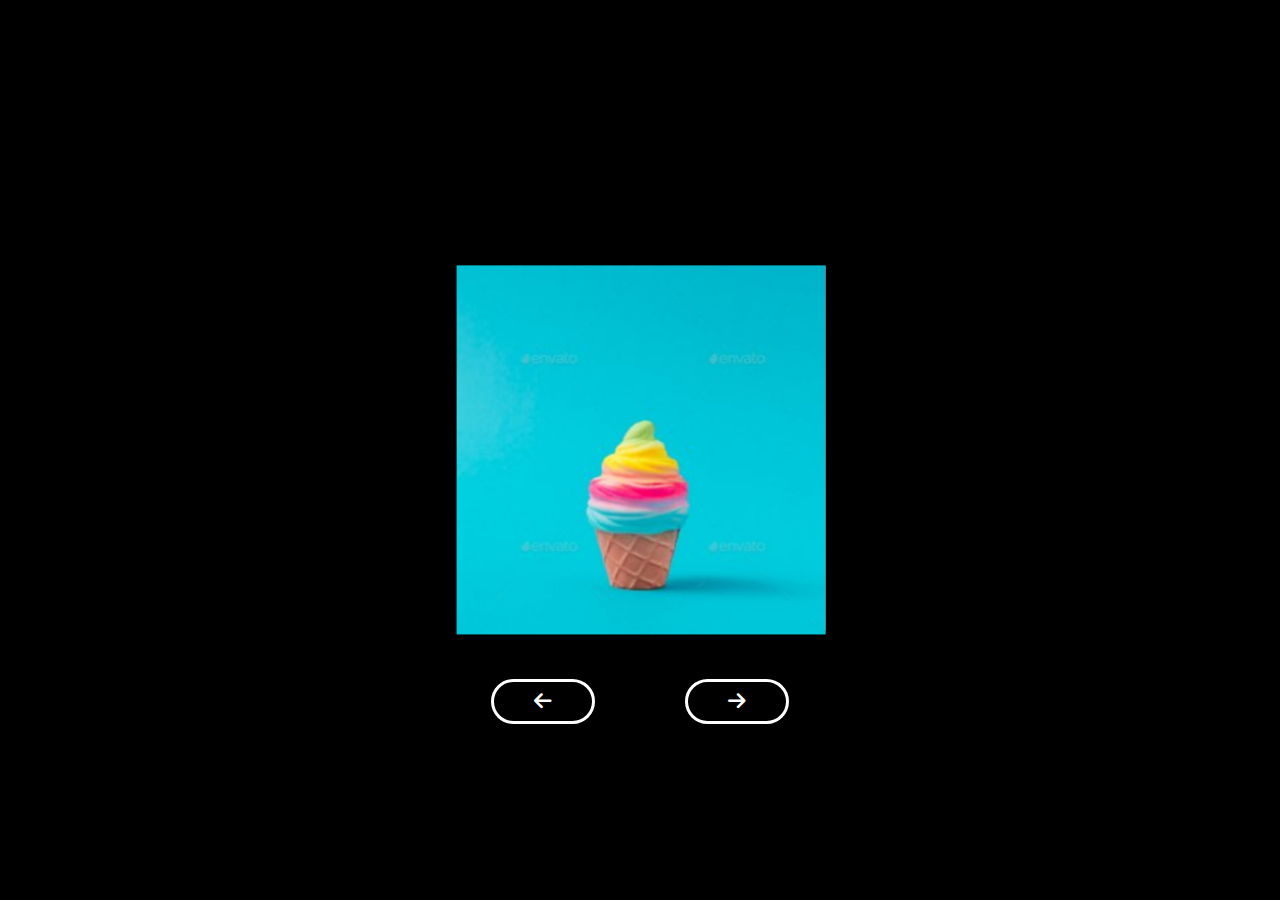
<file: 3D Cube Image Slider/index.html>
<!DOCTYPE html>
<html lang="en">
<head>
    <meta charset="UTF-8">
    <meta http-equiv="X-UA-Compatible" content="IE=edge">
    <meta name="viewport" content="width=device-width, initial-scale=1.0">
    <title>3D Cube Image Slider</title>

    <!-- Font Awesome -->
    <link rel="stylesheet" href="https://cdnjs.cloudflare.com/ajax/libs/font-awesome/6.0.0-beta3/css/all.min.css">
    
    <!-- Stylesheet -->
    <link rel="stylesheet" href="style.css">
</head>
<body>
    <div class="wrapper">
        <div class="container">
            <div class="image-cube">
                <div class="front">
                    <img src="image/image2.jpg" />
                </div>
                <div class="right">
                    <img src="image/image3.jpg" />
                </div>
                <div class="back">
                    <img src="image/image4.jpg" />
                </div>
                <div class="left">
                    <img src="image/image1.jpg" />
                </div>
            </div>
        </div>

        <div class="btns">
            <button id="prev">
                <i class="fas fa-arrow-left"></i>
            </button>
            <button id="next">
                <i class="fas fa-arrow-right"></i>
            </button>
        </div>
    </div>

    <script src="script.js"></script>
</body>
</html>
</file>
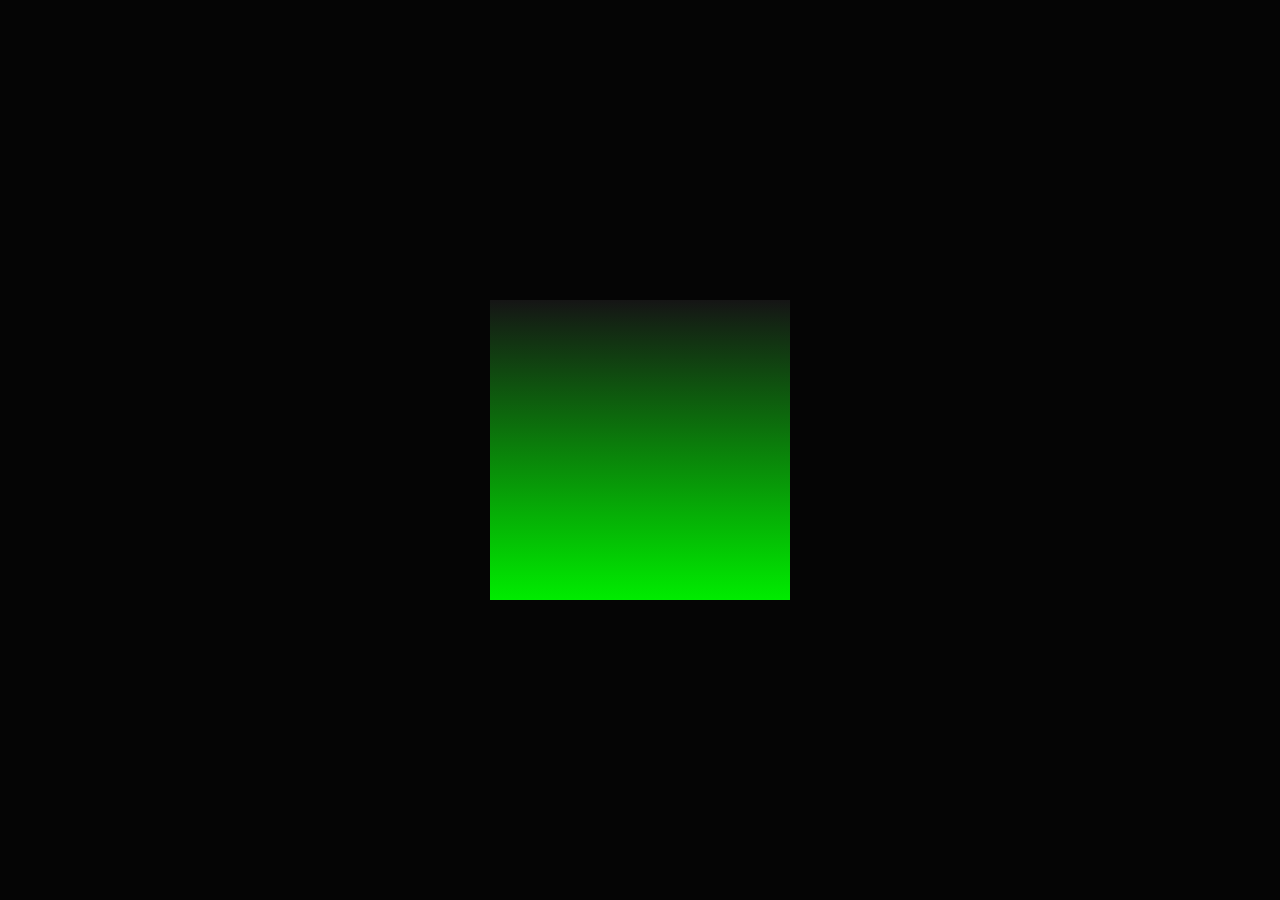
<file: 3D Glowing CUBE/index.html>
<!DOCTYPE html>
<html lang="en">
<head>
    <meta charset="UTF-8">
    <meta http-equiv="X-UA-Compatible" content="IE=edge">
    <meta name="viewport" content="width=device-width, initial-scale=1.0">
    <link rel="stylesheet" href="style.css">
    <title>Animated 3D Cube</title>
</head>
<body>
    <div class="cube">
        <div class="top"></div>
        <div>
            <span style="--i:0;"></span>
            <span style="--i:1;"></span>
            <span style="--i:2;"></span>
            <span style="--i:3;"></span>
        </div>
    </div>
</body>
</html>
</file>
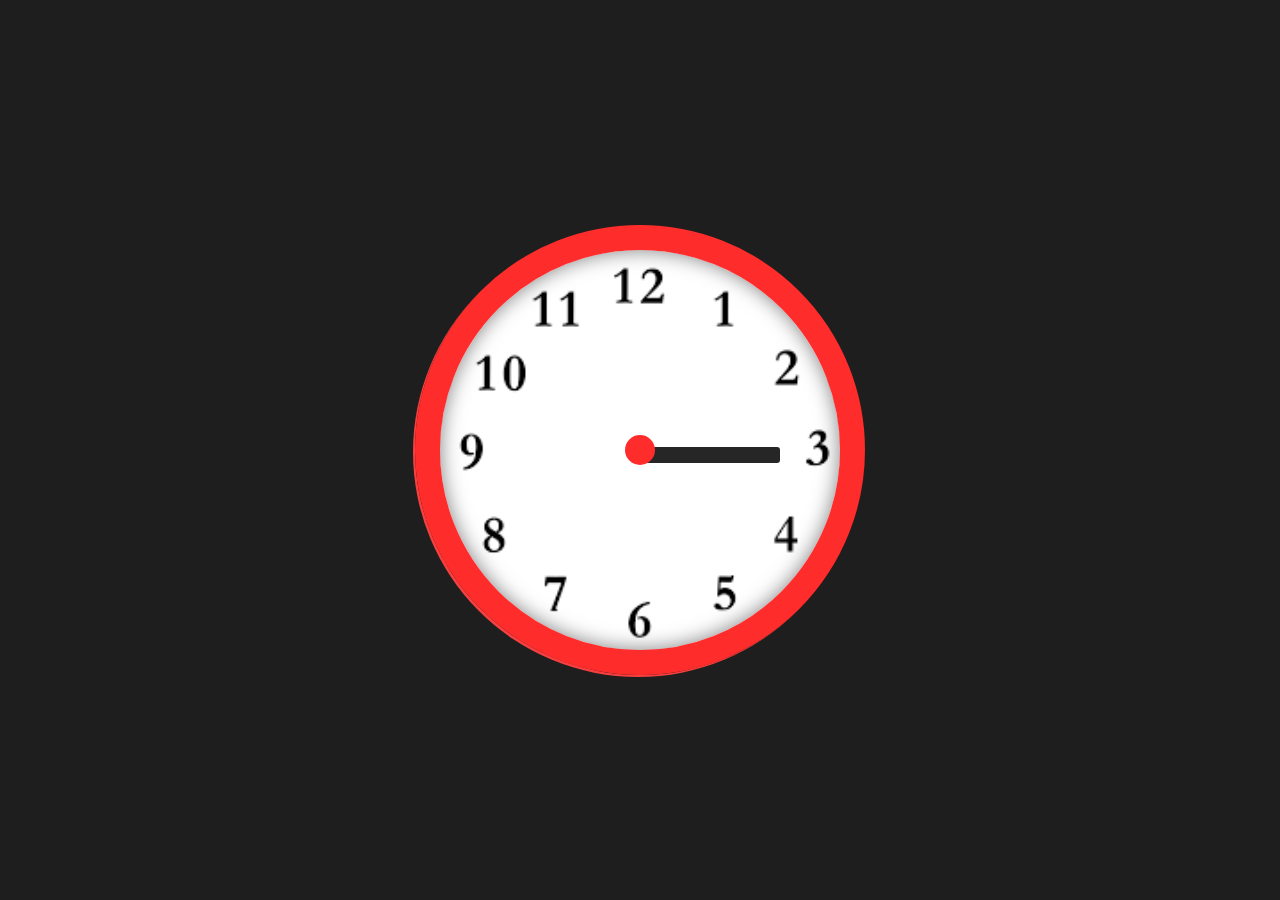
<file: Animated Clock/index.html>
<!DOCTYPE html>
<html lang="en">
<head>
    <meta charset="UTF-8">
    <meta http-equiv="X-UA-Compatible" content="IE=edge">
    <meta name="viewport" content="width=device-width, initial-scale=1.0">
    <title>CSS Animated Clock</title>
    <link rel="stylesheet" href="style.css">
</head>
<body>
    <div class="clock">
        <span></span>
    </div>
</body>
</html>
</file>
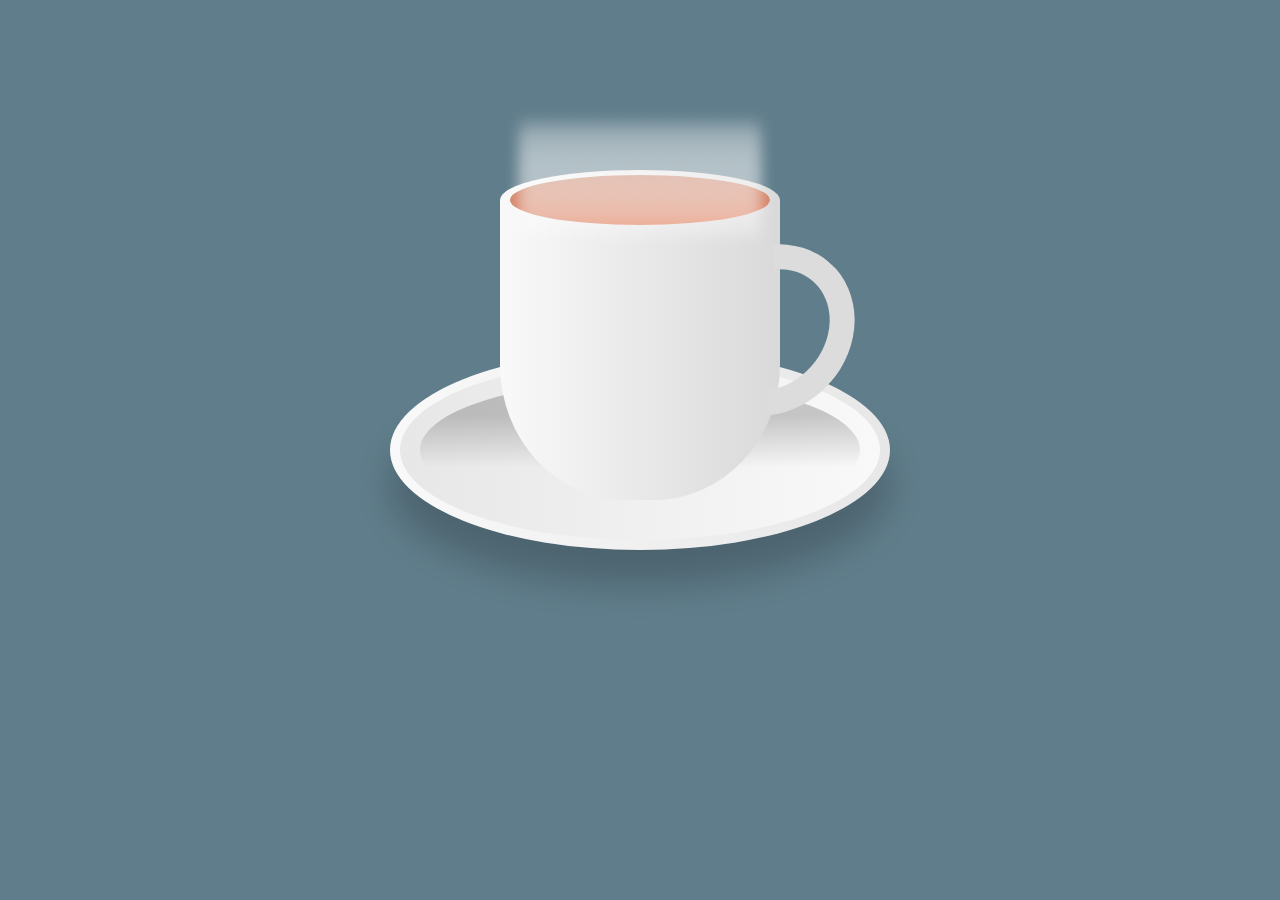
<file: Animated Cup/index.html>
<!DOCTYPE html>
<html lang="en">
<head>
    <meta charset="UTF-8">
    <meta http-equiv="X-UA-Compatible" content="IE=edge">
    <meta name="viewport" content="width=device-width, initial-scale=1.0">
    <title>Animated Hot Tea Cup</title>
    <link rel="stylesheet" href="style.css">
</head>
<body>
    <div class="container">
        <div class="plate"></div>
        <div class="cup">
            <div class="top">
                <div class="vapour">
                    <span style="--i:1;"></span>
                    <span style="--i:3;"></span>
                    <span style="--i:16;"></span>
                    <span style="--i:5;"></span>
                    <span style="--i:13;"></span>
                    <span style="--i:20;"></span>
                    <span style="--i:6;"></span>
                    <span style="--i:7;"></span>
                    <span style="--i:10;"></span>
                    <span style="--i:8;"></span>
                    <span style="--i:17;"></span>
                    <span style="--i:11;"></span>
                    <span style="--i:12;"></span>
                    <span style="--i:14;"></span>
                    <span style="--i:2;"></span>
                    <span style="--i:9;"></span>
                    <span style="--i:15;"></span>
                    <span style="--i:18;"></span>
                    <span style="--i:4;"></span>
                    <span style="--i:19;"></span>
                </div>
                <div class="circle">
                    <div class="tea"></div>
                </div>
            </div>
            <div class="handle">

            </div>
        </div>
    </div>
</body>
</html>
</file>
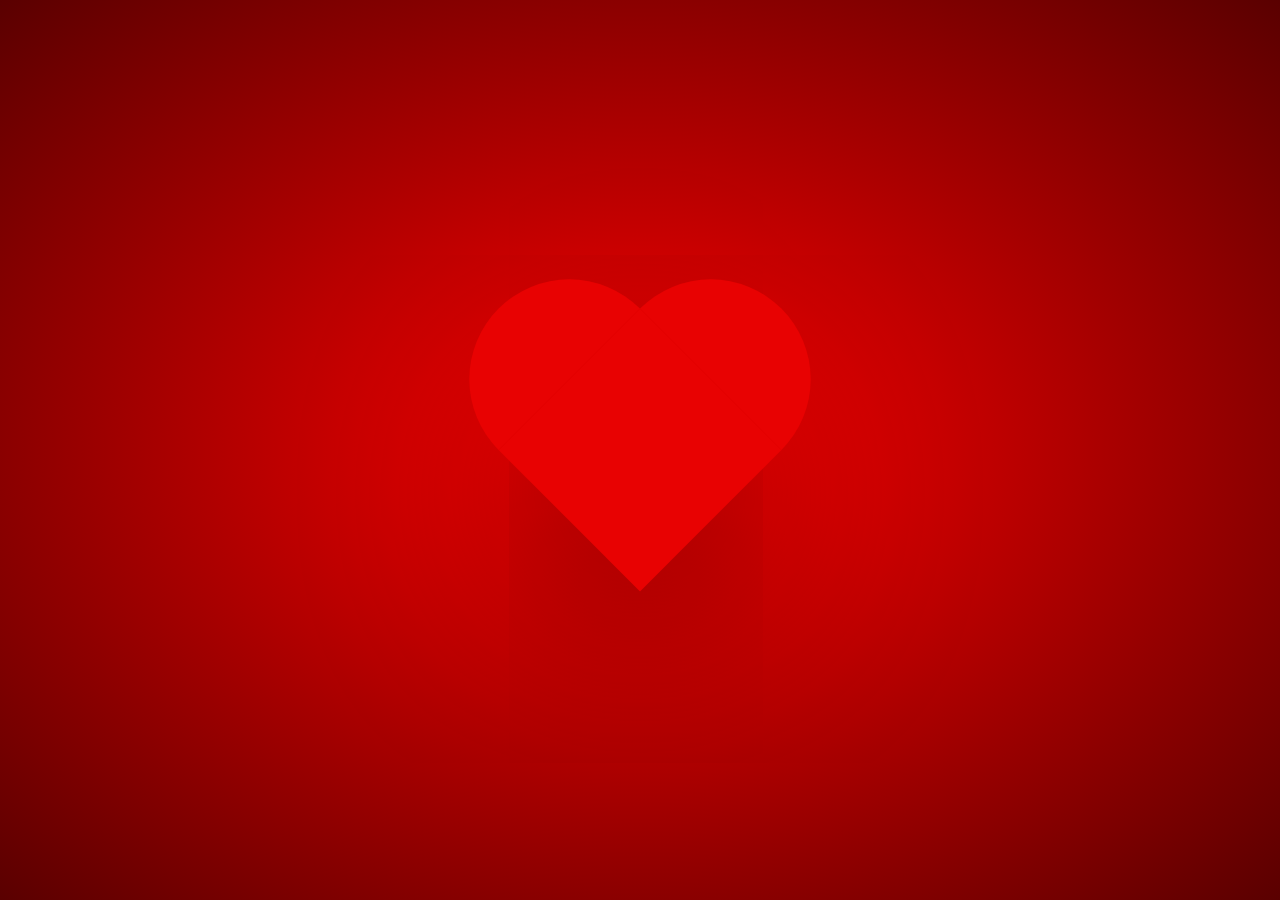
<file: Animated Heart/index.html>
<!DOCTYPE html>
<html lang="en">
<head>
    <meta charset="UTF-8">
    <meta http-equiv="X-UA-Compatible" content="IE=edge">
    <meta name="viewport" content="width=device-width, initial-scale=1.0">
    <title>Animated Heart</title>
    <link rel="stylesheet" href="style.css">
</head>
<body>
    <div class="heart"></div>
</body>
</html>
</file>
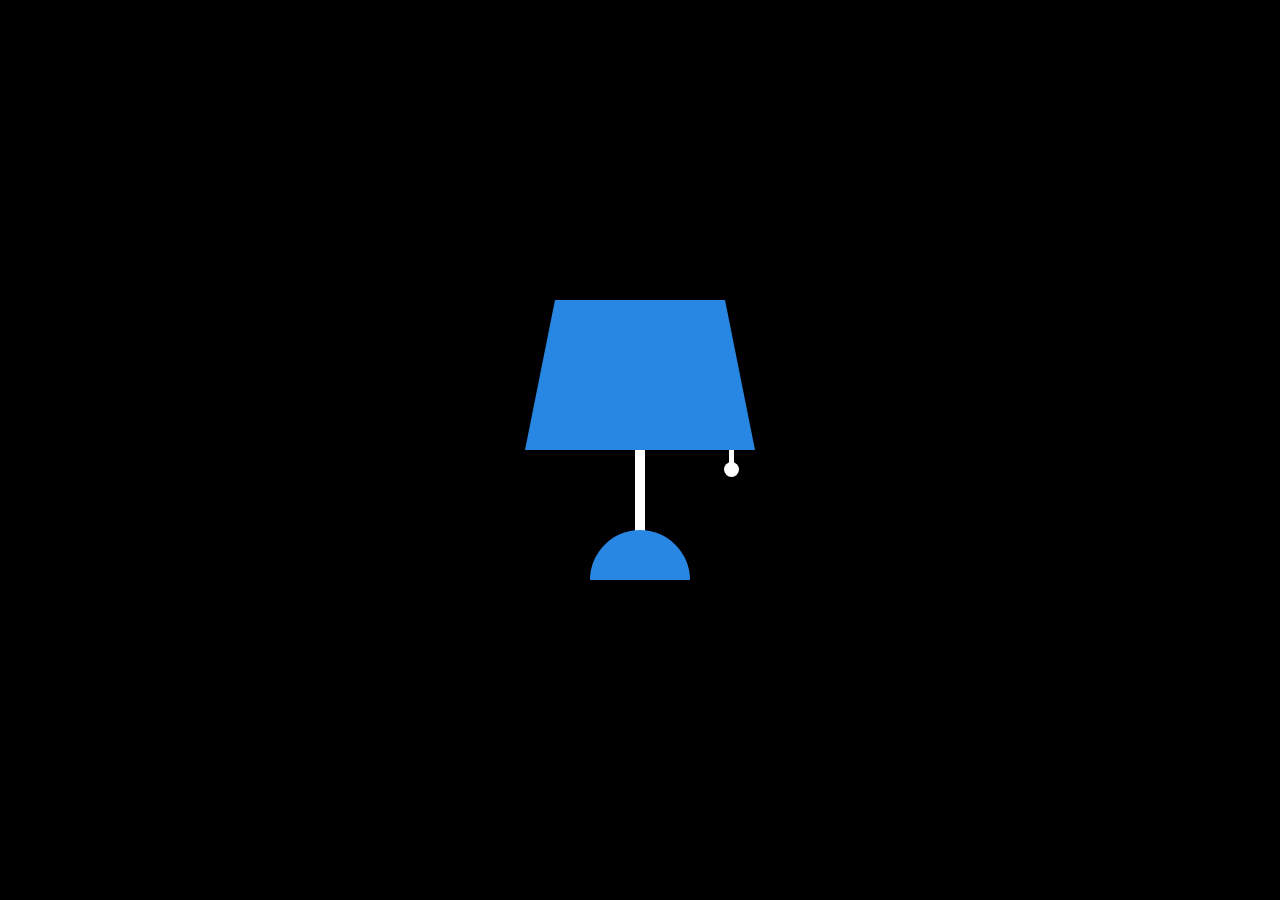
<file: Animated Lamp/index.html>
<!DOCTYPE html>
<html lang="en">
<head>
    <meta charset="UTF-8">
    <meta http-equiv="X-UA-Compatible" content="IE=edge">
    <meta name="viewport" content="width=device-width, initial-scale=1.0">
    <title>Animated Lamp</title>
    <link rel="stylesheet" href="style.css">
</head>
<body>
    <div class="container">
        <div class="lamp">
            <input type="checkbox">
        </div>
    </div>
</body>
</html>
</file>
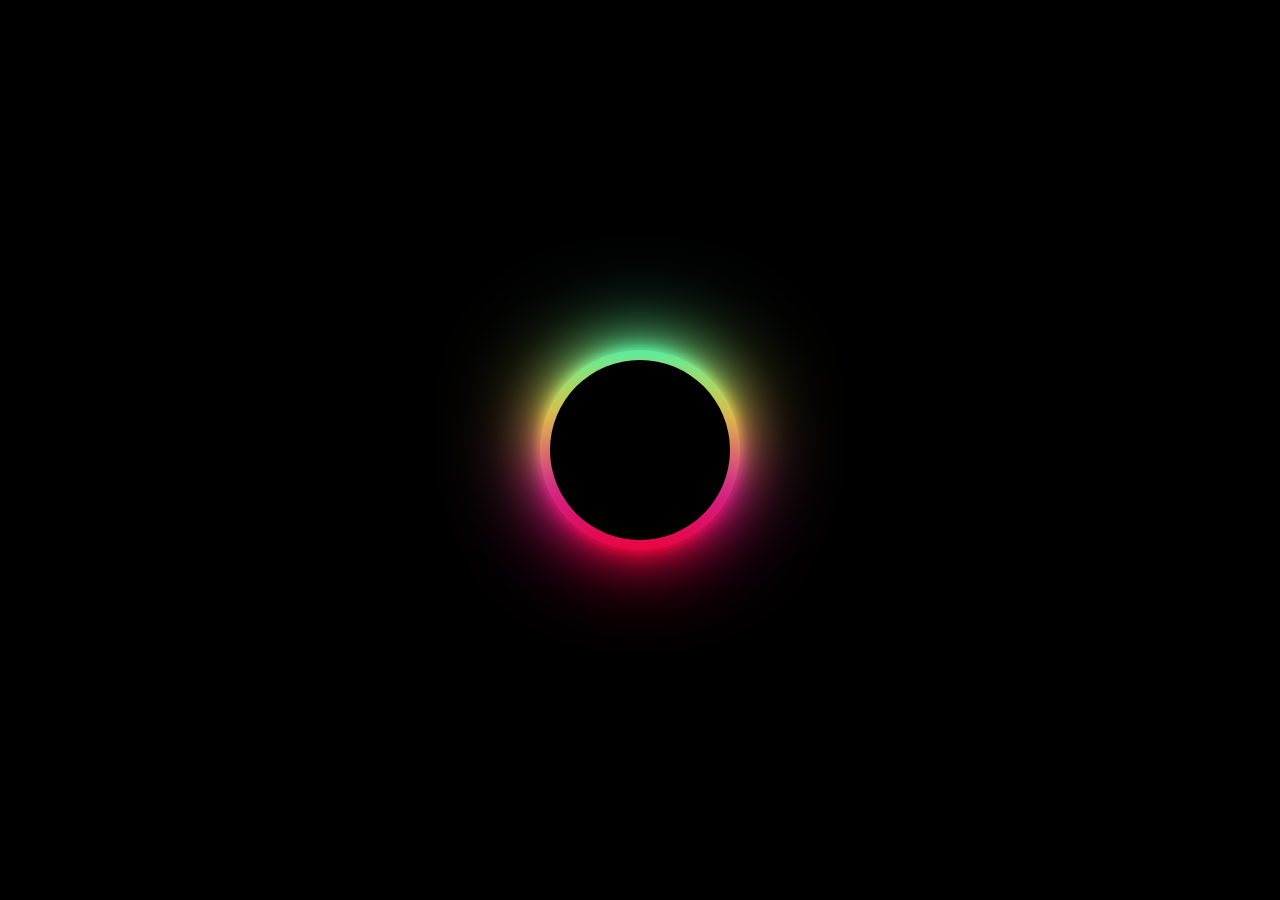
<file: Animated Loader Ring/index.html>
<!DOCTYPE html>
<html lang="en">
<head>
    <meta charset="UTF-8">
    <meta http-equiv="X-UA-Compatible" content="IE=edge">
    <meta name="viewport" content="width=device-width, initial-scale=1.0">
    <title>Animated Loader Ring</title>
    <link rel="stylesheet" href="style.css">
</head>
<body>
    <div class="loader">
        <span></span>
        <span></span>
        <span></span>
        <span></span>
    </div>
</body>
</html>
</file>
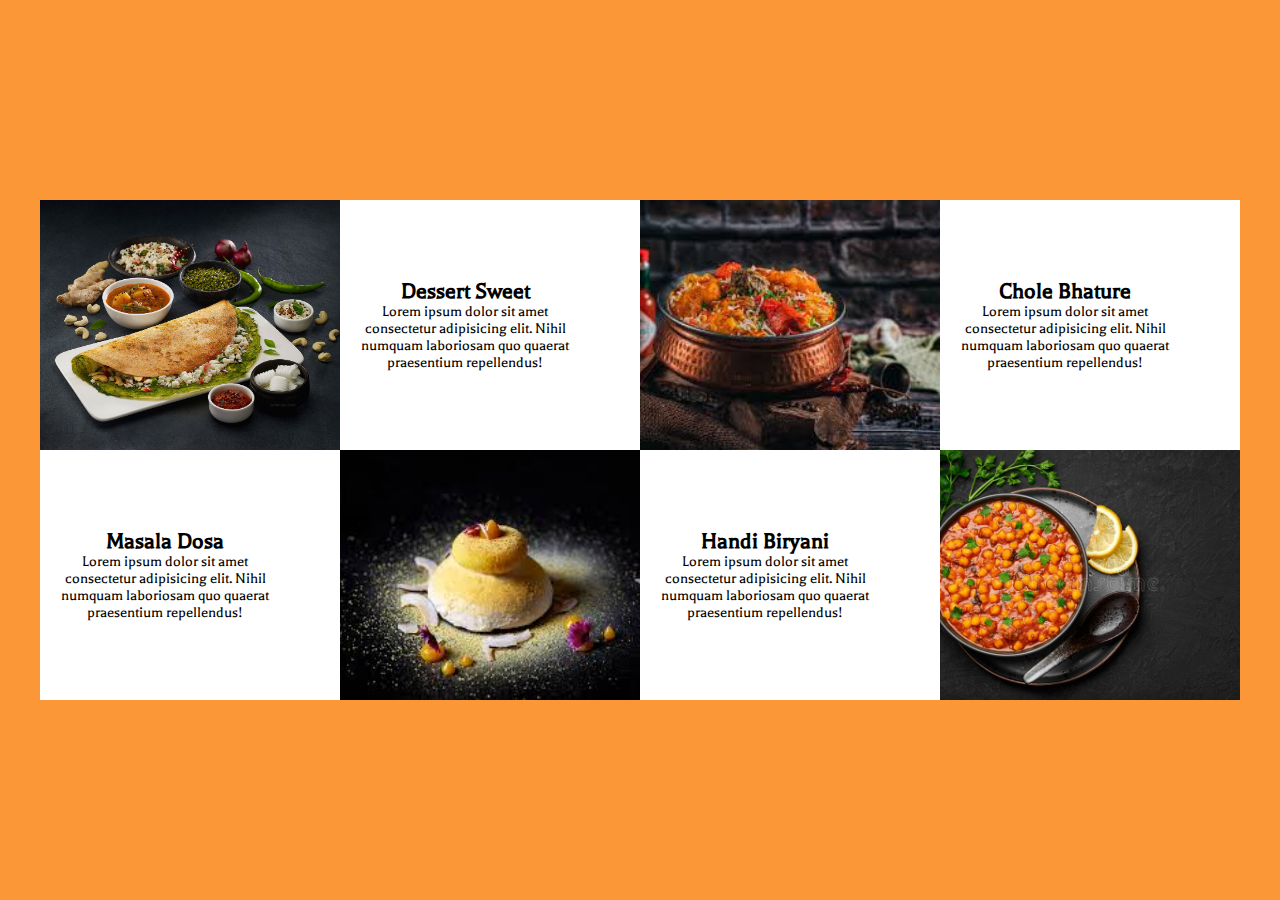
<file: Card Design 1/index.html>
<!DOCTYPE html>
<html lang="en">
<head>
    <meta charset="UTF-8">
    <meta http-equiv="X-UA-Compatible" content="IE=edge">
    <meta name="viewport" content="width=device-width, initial-scale=1.0">
    <title>Responsive Card Design</title>
    <link rel="stylesheet" href="style.css">
</head>
<body>
    <div class="container">
        <div class="card">
            <div class="imgBox">
                <img src="img/img1.jpg">
            </div>
            <div class="content">
                <div>
                    <h2>Masala Dosa</h2>
                    <p>Lorem ipsum dolor sit amet consectetur adipisicing elit. Nihil numquam laboriosam quo quaerat praesentium repellendus!</p>
                </div>
            </div>
        </div>
        <div class="card">
            <div class="imgBox">
                <img src="img/img2.jfif">
            </div>
            <div class="content">
                <div>
                    <h2>Dessert Sweet</h2>
                    <p>Lorem ipsum dolor sit amet consectetur adipisicing elit. Nihil numquam laboriosam quo quaerat praesentium repellendus!</p>
                </div>
            </div>
        </div>
        <div class="card">
            <div class="imgBox">
                <img src="img/img3.jfif">
            </div>
            <div class="content">
                <div>
                    <h2>Handi Biryani</h2>
                    <p>Lorem ipsum dolor sit amet consectetur adipisicing elit. Nihil numquam laboriosam quo quaerat praesentium repellendus!</p>
                </div>
            </div>
        </div>
        <div class="card">
            <div class="imgBox">
                <img src="img/img4.jpg">
            </div>
            <div class="content">
                <div>
                    <h2>Chole Bhature</h2>
                    <p>Lorem ipsum dolor sit amet consectetur adipisicing elit. Nihil numquam laboriosam quo quaerat praesentium repellendus!</p>
                </div>
            </div>
        </div>
    </div>
</body>
</html>
</file>
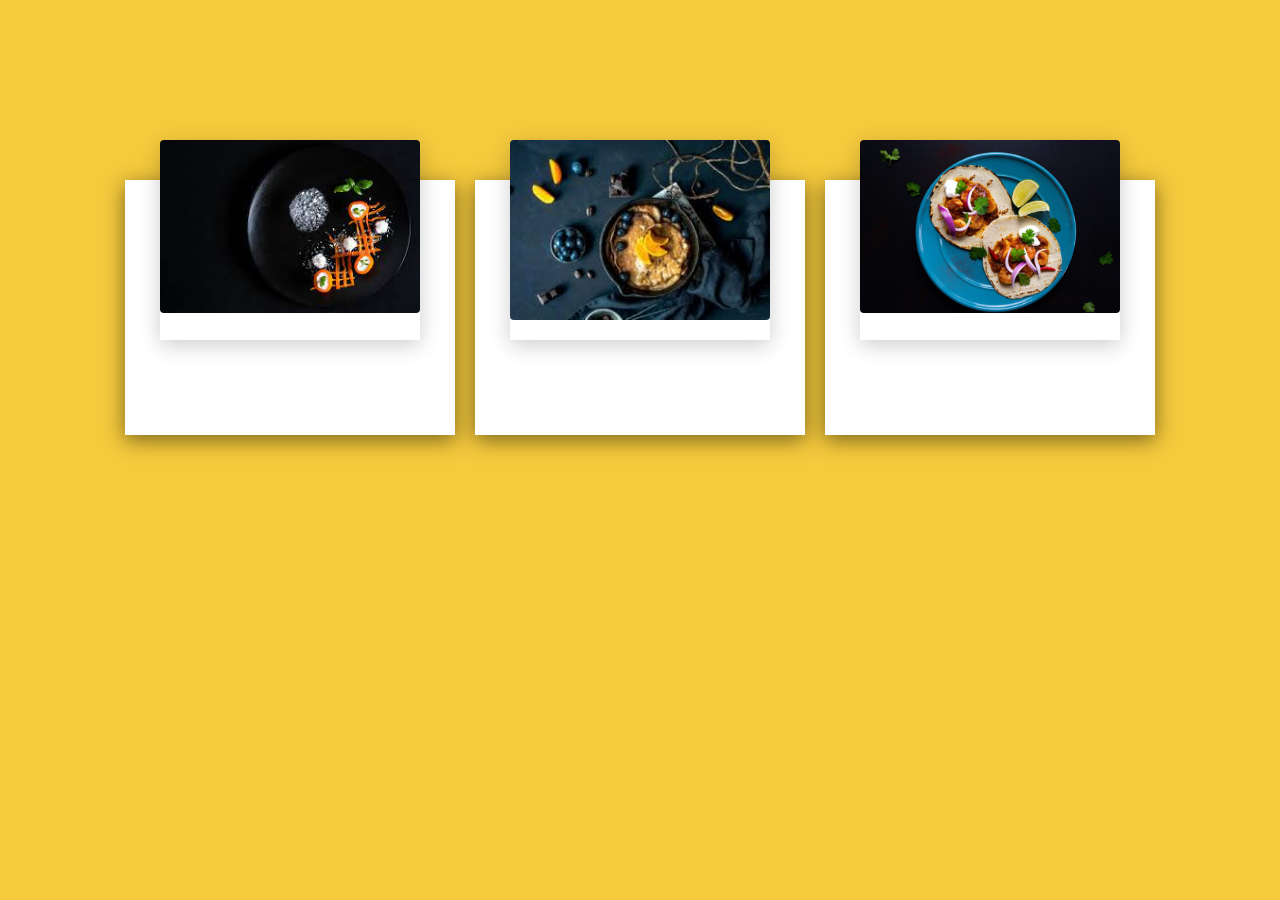
<file: Card Design 2/index.html>
<!DOCTYPE html>
<html lang="en">
<head>
    <meta charset="UTF-8">
    <meta http-equiv="X-UA-Compatible" content="IE=edge">
    <meta name="viewport" content="width=device-width, initial-scale=1.0">
    <title>CSS Card Design</title>
    <link rel="stylesheet" href="style.css">
</head>
<body>
    <div class="container">
        <div class="card">
            <div class="imgBox">
                <img src="img/image1.jfif">
            </div>
            <div class="content">
                <h2>Card 1</h2>
                <p>Lorem ipsum dolor sit amet consectetur adipisicing elit. Sunt, natus ratione ad soluta enim maiores aut libero excepturi voluptatum.</p>
            </div>
        </div>

        <div class="card">
            <div class="imgBox">
                <img src="img/image2.jfif">
            </div>
            <div class="content">
                <h2>Card 2</h2>
                <p>Lorem ipsum dolor sit amet consectetur adipisicing elit. Sunt, natus ratione ad soluta enim maiores aut libero excepturi voluptatum.</p>
            </div>
        </div>

        <div class="card">
            <div class="imgBox">
                <img src="img/image3.jpg">
            </div>
            <div class="content">
                <h2>Card 3</h2>
                <p>Lorem ipsum dolor sit amet consectetur adipisicing elit. Sunt, natus ratione ad soluta enim maiores aut libero excepturi voluptatum.</p>
            </div>
        </div>
    </div>
</body>
</html>
</file>
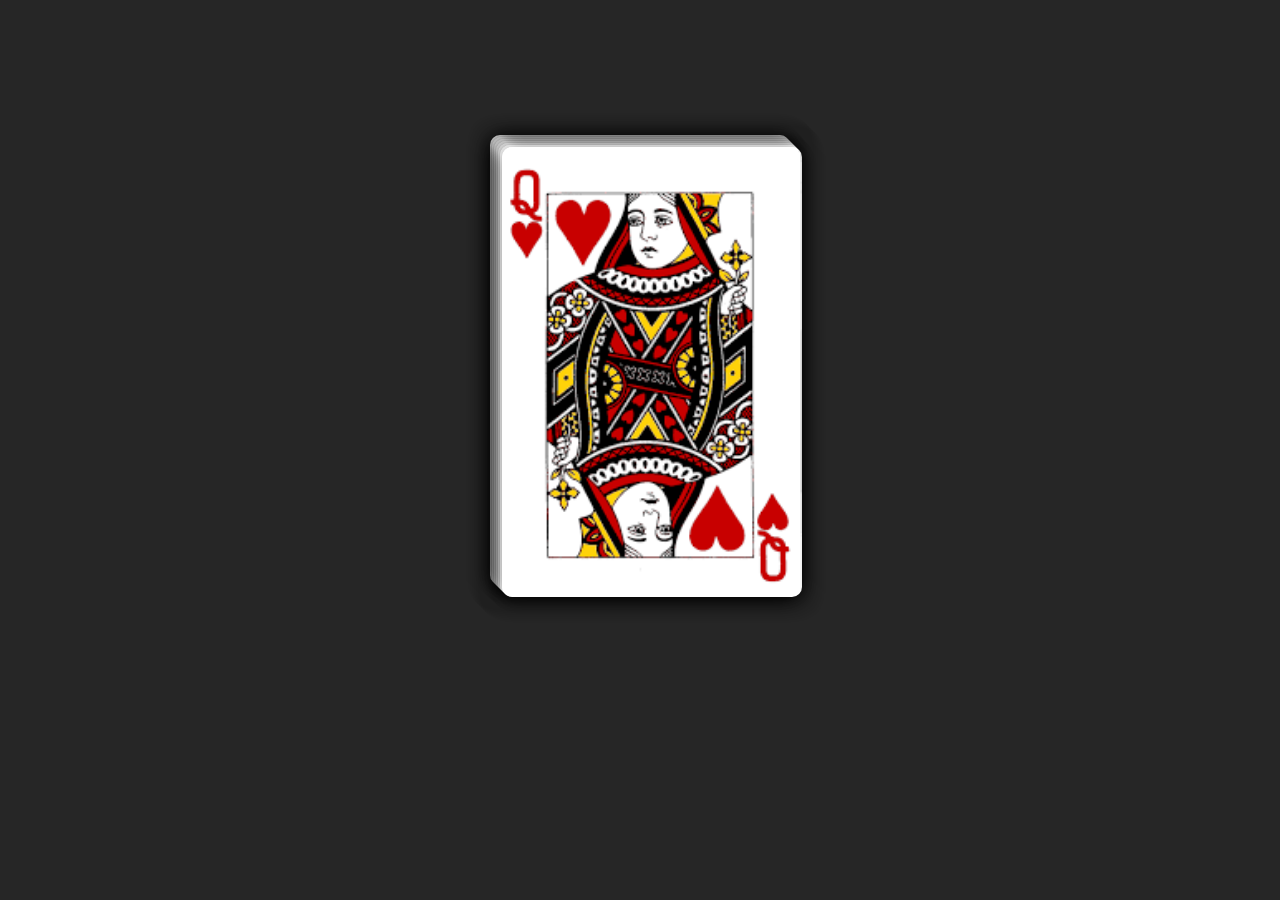
<file: Card Hover Effect/index.html>
<!DOCTYPE html>
<html lang="en">
<head>
    <meta charset="UTF-8">
    <meta http-equiv="X-UA-Compatible" content="IE=edge">
    <meta name="viewport" content="width=device-width, initial-scale=1.0">
    <title>Card Hover Effect</title>
    <link rel="stylesheet" href="style.css">
</head>
<body>
    <div class="box">
        <div class="card"></div>
        <div class="card"></div>
        <div class="card"></div>
        <div class="card"></div>
        <div class="card"></div>
        <div class="card"></div>
        <div class="card"></div>
    </div>
</body>
</html>
</file>
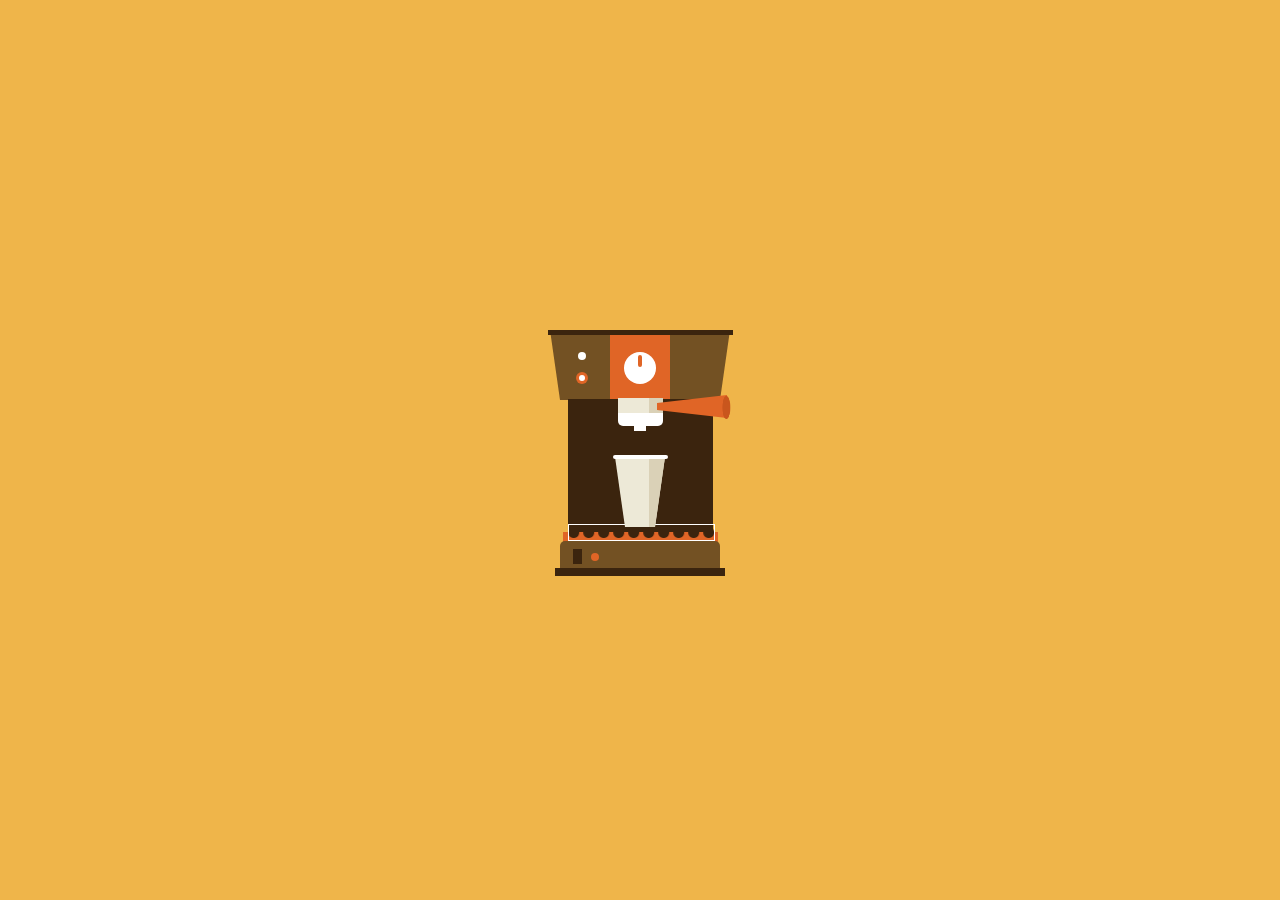
<file: Coffee Machine Animation/index.html>
<!DOCTYPE html>
<html lang="en">
<head>
    <meta charset="UTF-8">
    <meta http-equiv="X-UA-Compatible" content="IE=edge">
    <meta name="viewport" content="width=device-width, initial-scale=1.0">
    <title>CSS Coffee Machine Animation</title>
    <link rel="stylesheet" href="style.css">
</head>
<body>
    <div class="container">
        <div class="upper">
            <div class="timer"></div>
            <div class="upper-btn"></div>
        </div>
        <div class="filter">
            <div class="filter-base"></div>
            <div class="handle"></div>
            <div class="coffee"></div>
            <div class="steam"></div>
            <div class="coffee-drop"></div>
        </div>
        <div class="back">
            <div class="tray"></div>
            <div class="cup"></div>
        </div>
        <div class="lower">
            <div class="lower-btn"></div>
        </div>
    </div>
</body>
</html>
</file>
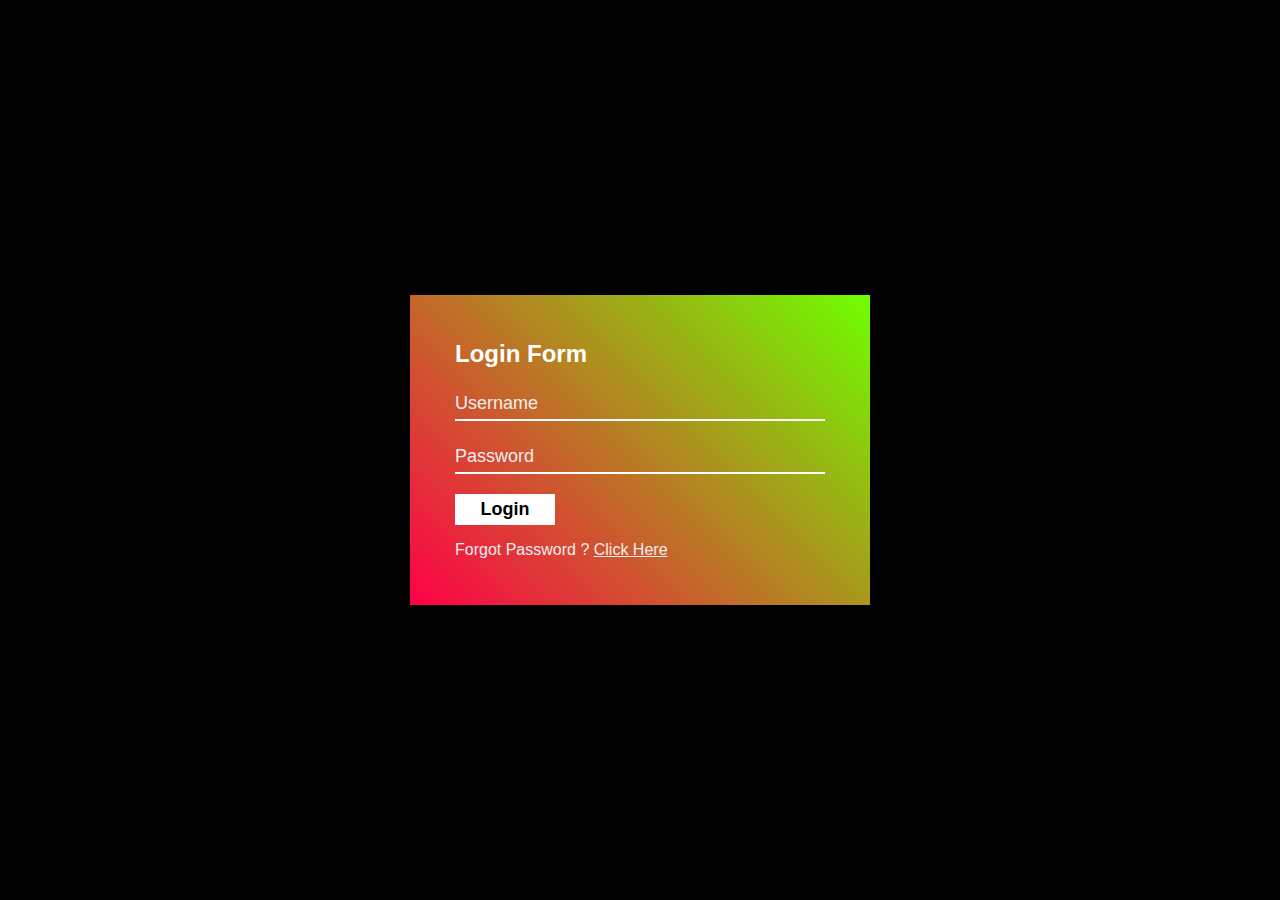
<file: CSS Login Form/index.html>
<!DOCTYPE html>
<html lang="en">
<head>
    <meta charset="UTF-8">
    <meta http-equiv="X-UA-Compatible" content="IE=edge">
    <meta name="viewport" content="width=device-width, initial-scale=1.0">
    <title>CSS Login Form</title>
    <link rel="stylesheet" href="style.css">
</head>
<body>
    <div class="container">
        <div class="form">
            <h2>Login Form</h2>
            <form>
                <div class="inputBox">
                    <input type="text" name="" placeholder="Username">
                </div>
                <div class="inputBox">
                    <input type="password" name="" placeholder="Password">
                </div>
                <div class="inputBox">
                    <input type="submit" value="Login">
                </div>
                <p>Forgot Password ? <a href="#">Click Here</a></p>
            </form>
        </div>
    </div>
</body>
</html>
</file>
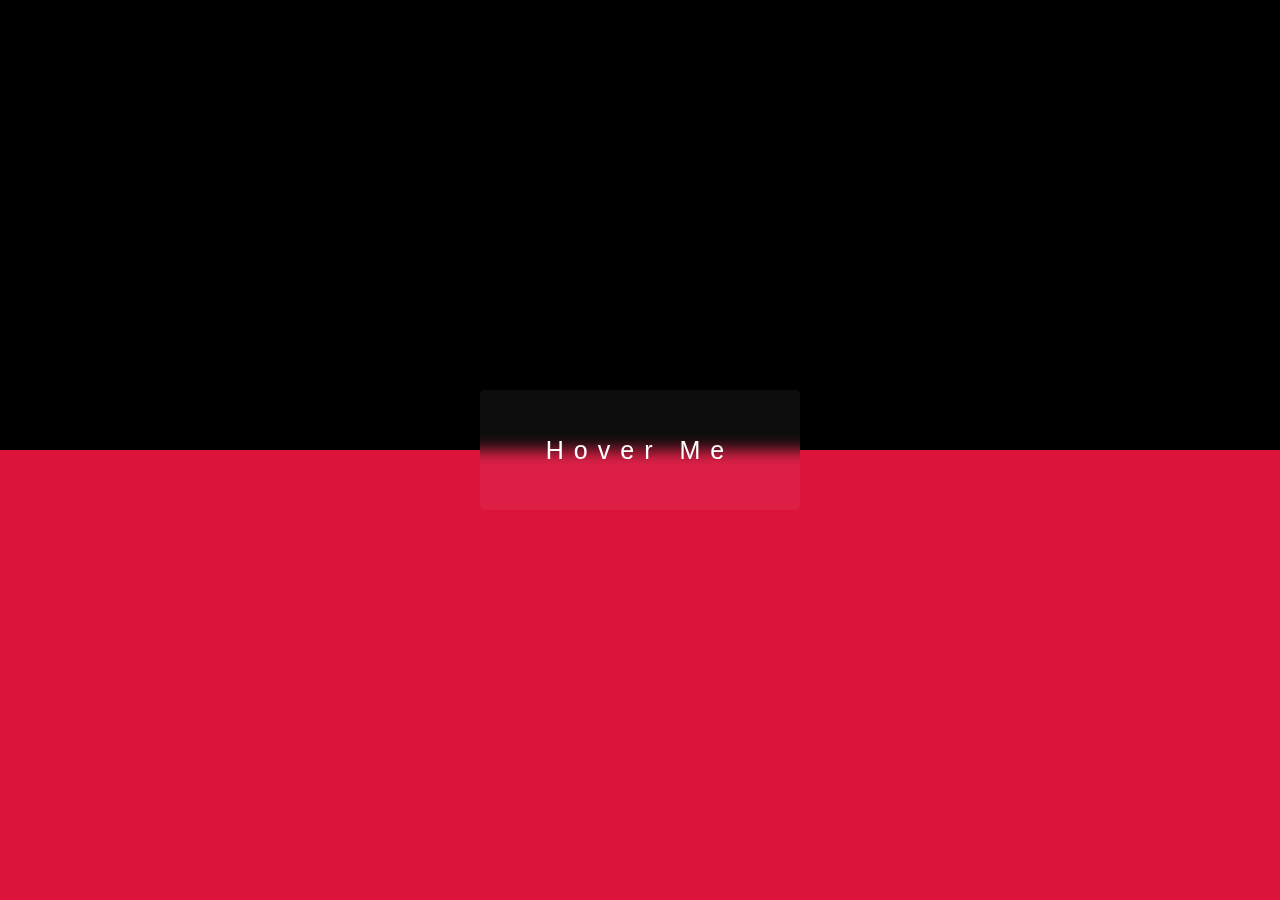
<file: Glassmorphism Button CSS/index.html>
<!DOCTYPE html>
<html lang="en">
<head>
    <meta charset="UTF-8">
    <meta http-equiv="X-UA-Compatible" content="IE=edge">
    <meta name="viewport" content="width=device-width, initial-scale=1.0">
    <link rel="preconnect" href="https://fonts.gstatic.com">
    <link href="https://fonts.googleapis.com/css2?family=Poppins:wght@600&display=swap">
    <title>Glassmorphism Button</title>
    <link rel="stylesheet" href="style.css">
</head>
<body>
    <button>Hover Me</button>
</body>
</html>
</file>
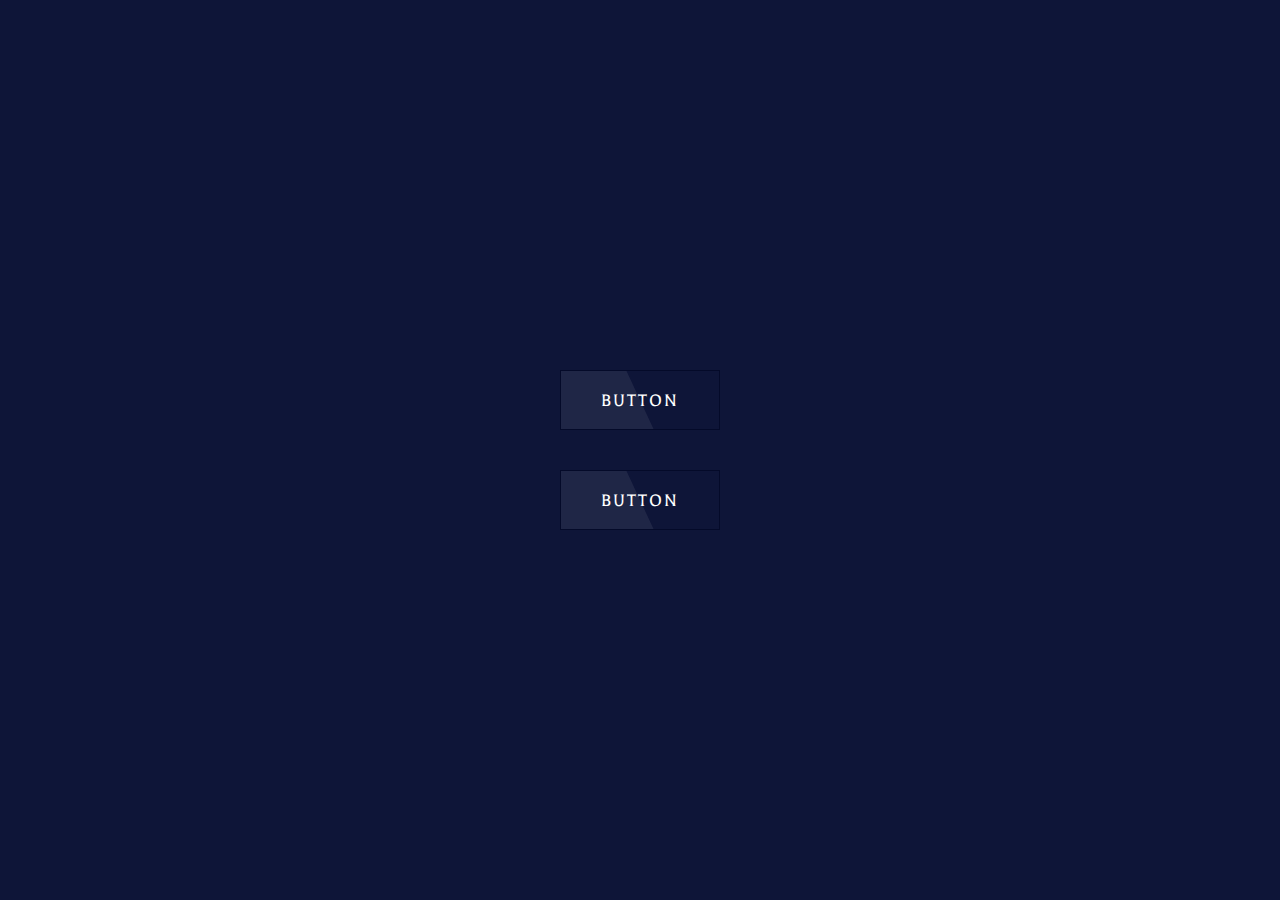
<file: Glowing Buttons/index.html>
<!DOCTYPE html>
<html lang="en">
<head>
    <meta charset="UTF-8">
    <meta http-equiv="X-UA-Compatible" content="IE=edge">
    <meta name="viewport" content="width=device-width, initial-scale=1.0">
    <link rel="stylesheet" href="style.css">
    <title>CSS Glowing Buttons</title>
</head>
<body>
    <div class="container">
        <a href="#">
            <span>Button</span>
        </a>
        <a href="#">
            <span>Button</span>
        </a>
    </div>
</body>
</html>
</file>
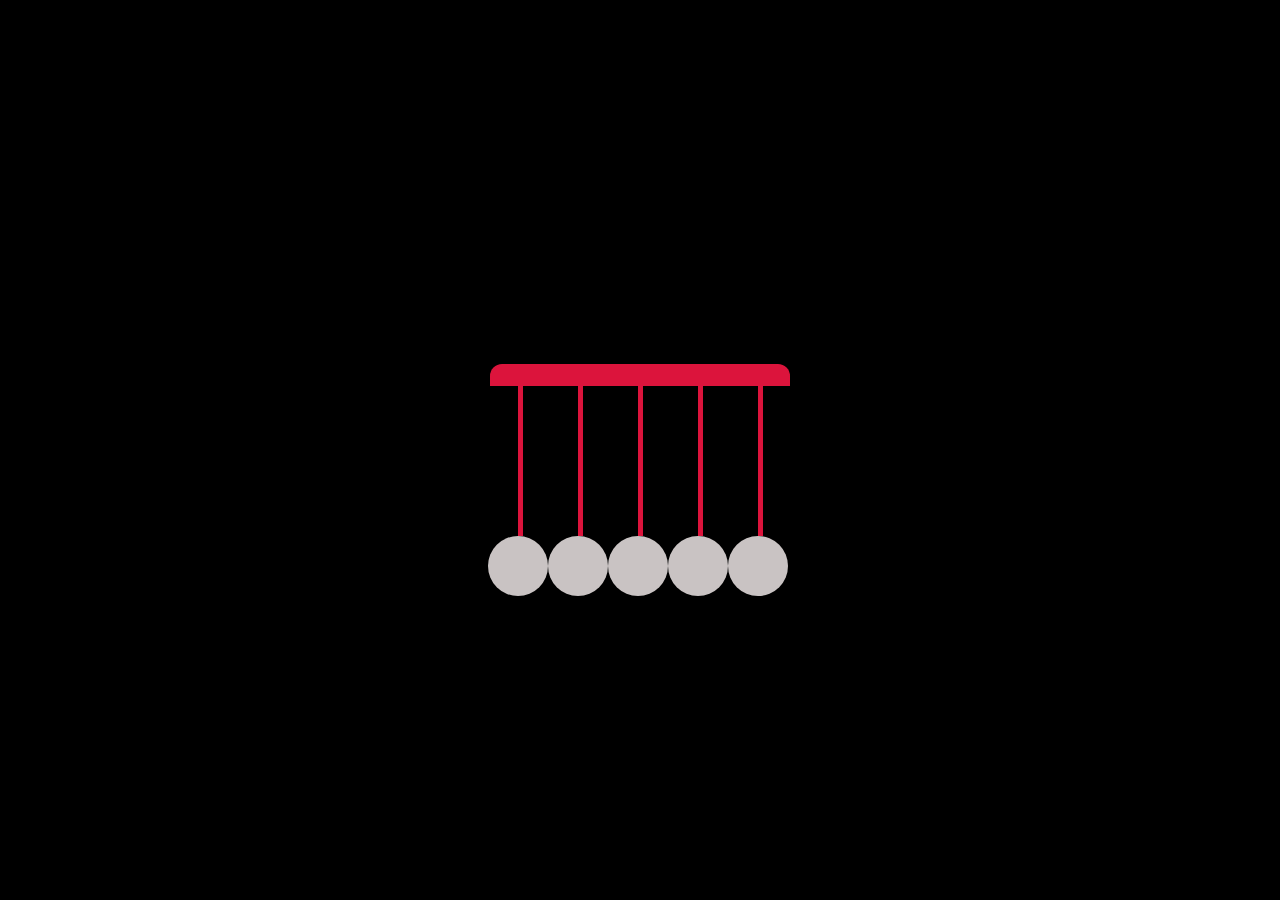
<file: Newton's Cradle/index.html>
<!DOCTYPE html>
<html lang="en">
<head>
    <meta charset="UTF-8">
    <meta http-equiv="X-UA-Compatible" content="IE=edge">
    <meta name="viewport" content="width=device-width, initial-scale=1.0">
    <title>Newton's Creadle Animation</title>
    <link rel="stylesheet" href="style.css">
</head>
<body>
    <div class="container">
        <div class="ball"></div>
        <div class="ball"></div>
        <div class="ball"></div>
        <div class="ball"></div>
        <div class="ball"></div>
    </div>
</body>
</html>
</file>
<file: 3D Cube Image Slider/style.css>
* {
    padding: 0;
    margin: 0;
    box-sizing: border-box;
}

body {
    background-color: #000000;
}

.wrapper {
    border: 1px solid #ffffff;
    height: 300px;
    width: 300px;
    position: absolute;
    margin: auto;
    left: 0;
    right: 0;
    top: 0;
    bottom: 0;
}

.container {
    height: 100%;
    width: 100%;
    display: flex;
    justify-content: center;
    align-items: center;
    perspective: 800px;
    perspective-origin: 50%;
}

.image-cube {
    width: 300px;
    height: 300px;
    transform-style: preserve-3d;
    position: relative;
    transition: 2s;
}

.image-cube div {
    height: 300px;
    width: 300px;
    position: absolute;
}

img {
    width: 100%;
    transform: translateZ(0);
}

.front {
    transform: translateZ(150px);
}

.right {
    transform: rotateY(-270deg) translateX(150px);
    transform-origin: 100% 0;
}

.back {
    transform: translateZ(-150px) rotateY(180deg);
}

.left {
    transform: rotateY(270deg) translateX(-150px);
    transform-origin: 0 50%;
}

.btns {
    margin-top: 80px;
    display: flex;
    justify-content: space-between;
}

.btns button {
    background-color: transparent;
    color: #ffffff;
    border: 3px solid #ffffff;
    padding: 8px 40px;
    border-radius: 30px;
    font-size: 20px;
    cursor: pointer;
}
</file>
<file: 3D Glowing CUBE/style.css>
* {
    margin: 0;
    padding: 0;
    box-sizing: border-box;
}

body {
    display: flex;
    justify-content: center;
    align-items: center;
    min-height: 100vh;
    background: #050505;
}

.cube {
    position: relative;
    width: 300px;
    height: 300px;
    transform-style: preserve-3d;
    animation: animate 4s linear infinite;
}

@keyframes animate {
    0% {
        transform: rotateX(-30deg) rotateY(0deg);
    }
    100% {
        transform: rotateX(-30deg) rotateY(360deg);
    }
}

.cube div {
    position: absolute;
    top: 0;
    left: 0;
    height: 100%;
    width: 100%;
    transform-style: preserve-3d;
}

.cube div span {
    position: absolute;
    top: 0;
    left: 0;
    width: 100%;
    height: 100%;
    background: linear-gradient(#151515, #00ec00);
    transform: rotateY(calc(90deg * var(--i))) translateZ(150px); /*300/2 = 150*/
}

.top {
    position: absolute;
    top: 0;
    left: 0;
    width: 300px;
    height: 300px;
    background: #222;
    transform: rotateX(90deg) translateZ(150px);
}

.top::before {
    content: '';
    position: absolute;
    top: 0;
    left: 0;
    width: 300px;
    height: 300px;
    background: #0f0;
    transform: translateZ(-380px);
    filter: blur(20px);
    box-shadow: 0 0 120px rgba(0, 255, 0, 0.2),
    0 0 200px rgba(0, 255, 0, 0.4),
    0 0 300px rgba(0, 255, 0, 0.6),
    0 0 400px rgba(0, 255, 0, 0.8),
    0 0 500px rgba(0, 255, 0, 1),;
}
</file>
<file: Animated Clock/style.css>
body {
    margin: 0;
    padding: 0;
    background: rgb(31, 30, 30);
}

.clock {
    position: absolute;
    top: 50%;
    left: 50%;
    transform: translate(-50%, -50%);
    width: 400px;
    height: 400px;
    /* border: 25px solid #ff5f5f; */
    border: 25px solid rgb(255, 44, 44);
    border-radius: 50%;
    background: url(image/clock3.png) no-repeat;
    background-size: cover;
    /* box-shadow: -2px 2px 0 #e23232, inset 0 0 20px rgba(0, 0, 0, 0.5); */
    box-shadow: -2px 2px 0 rgb(247, 63, 63), inset 0 0 20px rgba(0, 0, 0, 0.5);
}

.clock:before {
    content: '';
    position: absolute;
    top: calc(50% - 3px);
    left: 50%;
    width: 35%;
    height: 4%;
    background: #262626;
    border-radius: 3px;
    animation: animate 4s linear infinite;
    transform-origin: left;
}

.clock:after {
    content: '';
    position: absolute;
    top: calc(50% - 3px);
    left: 50%;
    width: 27%;
    height: 4%;
    /* background: #262626; */
    background: #262626;
    border-radius: 3px;
    animation: animate 80s linear infinite;
    transform-origin: left;
}

span {
    display: block;
    position: absolute;
    top: 50%;
    left: 50%;
    transform: translate(-50%, -50%);
    width: 30px;
    height: 30px;
    background: rgb(255, 44, 44);
    border-radius: 50%;
    z-index: 1;
}

@keyframes animate {
    0% {
        transform: rotate(-90deg);
    }
    100% {
        transform: rotate(270deg);
    }
}
</file>
<file: Animated Cup/style.css>
* {
    margin: 0;
    padding: 0;
    box-sizing: border-box;
}

body {
    display: flex;
    justify-content: center;
    text-align: center;
    min-height: 100vh;
    background: #607d8b;
}
.container {
    position: absolute;
    top: 200px;
}

.cup {
    position: relative;
    width: 280px;
    height: 300px;
    background: linear-gradient(to right, #f9f9f9, #d9d9d9);
    border-bottom-left-radius: 45%;
    border-bottom-right-radius: 45%;
}

.top {
    position: absolute;
    top: -30px;
    left: 0;
    width: 100%;
    height: 60px;
    background: linear-gradient(to right, #f9f9f9, #d9d9d9);
    border-radius: 50%;
}

.circle {
    position: absolute;
    top: 5px;
    left: 10px;
    width: calc(100% - 20px);
    height: 50px;   
    background: linear-gradient(to left, #f9f9f9, #d9d9d9);
    border-radius: 50%;
    box-sizing: border-box;
}

.tea {
    position: absolute;
    top: 0;
    left: 0;
    width: 100%;
    height: 100%;
    background: linear-gradient(#c57e65, #e28462);
    border-radius: 50%;
}

.handle {
    position: absolute;
    right: -70px;
    top: 40px;
    width: 160px;
    height: 180px;
    border: 25px solid #dcdcdc;
    border-left: 25px solid transparent;
    border-bottom: 25px solid transparent;
    border-radius: 50%;
    transform: rotate(42deg);
}

.plate {
    position: absolute;
    bottom: -50px;
    left: 50%;
    transform: translateX(-50%);
    width: 500px;
    height: 200px;
    background: linear-gradient(to right, #f9f9f9, #e7e7e7);
    border-radius: 50%;
    box-shadow: 0 35px 35px rgba(0,0,0,0.2);
}

.plate:before {
    content: '';
    position: absolute;
    top: 10px;
    left: 10px;
    right: 10px;
    bottom: 10px;
    border-radius: 50%;
    background: linear-gradient(to left, #f9f9f9, #e7e7e7);
}

.plate:after {
    content: '';
    position: absolute;
    top: 30px;
    left: 30px;
    right: 30px;
    bottom: 30px;
    border-radius: 50%;
    background: linear-gradient(rgba(0, 0, 0, 0.2) 25%, transparent, transparent);
    border-radius: 50%;
}

.vapour {
    position: relative;
    display: flex;
    z-index: 1;
    padding: 0 20px;
}

.vapour span {
    position: relative;
    bottom: 50px;
    display: block;
    margin: 0 2px 50px;
    min-width: 8px;
    height: 120px;
    background: #fff;
    border-radius: 50%;
    animation: animate 5s linear infinite;
    filter: blur(8px);
    animation-delay: calc(var(--i) * -0.5s);
}

@keyframes animate {
    0% {
        transform: translateY(0) scaleX(1);
        opacity: 0;
    }
    15% {
        opacity: 1;
    }
    50% {
        transform: translateY(-150px) scaleX(5);
    }
    95% {
        opacity: 0;
    }
    100% {
        transform: translateY(-300px) scaleX(10);
    }
}
</file>
<file: Animated Heart/style.css>
body {
    margin: 0;
    padding: 0;
    display: flex;
    justify-content: center;
    align-items: center;
    min-height: 100vh;
    background: radial-gradient(#ff0000, #5a0000);
}

.heart {
    position: relative;
    width: 200px;
    height: 200px;
    background-color: #e80202;
    transform: rotate(45deg);
    box-shadow: 30px 30px 200px rgba(0, 0, 0, .5);
    animation: animate 1s linear infinite;
}

@keyframes animate {
    0% {
        transform: rotate(45deg) scale(1);
    }
    20% {
        transform: rotate(45deg) scale(0.8);
    }
    40% {
        transform: rotate(45deg) scale(1.2);
    }
    60% {
        transform: rotate(45deg) scale(1);
    }
    80% {
        transform: rotate(45deg) scale(1.3);
    }
    100% {
        transform: rotate(45deg) scale(1);
    }
}

.heart:before {
    content: '';
    position: absolute;
    top: -100px;
    width: 200px;
    height: 100px;
    background: #e80202;
    border-top-left-radius: 100px;
    border-top-right-radius: 100px;
}

.heart:after {
    content: '';
    position: absolute;
    left: -100px;
    width: 100px;
    height: 200px;
    background: #e80202;
    border-top-left-radius: 100px;
    border-bottom-left-radius: 100px;
}
</file>
<file: Animated Lamp/style.css>
body {
    padding: 0;
    margin: 0;
    background: #000000;
}

.container {
    height: 500px;
    width: 500px;
    /* border: 1px solid #ffffff; */
    position: absolute;
    transform: translate(-50%, -50%);
    left: 50%;
    top: 50%;
}

/*Lamp Top*/
.lamp {
    height: 0;
    width: 170px;
    border-bottom: 150px solid #2987e4;
    border-right: 30px solid transparent;
    border-left: 30px solid transparent;
    position: absolute;
    margin: auto;
    left: 0;
    right: 0;
    top: 100px;
}

/*Lamp Stand*/
.lamp:before {
    content: '';
    position: absolute;
    height: 100px;
    width: 10px;
    background: #ffffff;
    margin: auto;
    left: 0;
    right: 0;
    top: 150px;
}

.lamp:after {
    content: '';
    position: absolute;
    height: 50px;
    width: 100px;
    background: #2987e4;
    top: 230px;
    margin: auto;
    left: 0;
    right: 0;
    border-radius: 50px 50px 0 0;
}

/* Lamp Switch String */
input[type="checkbox"] {
    -webkit-appearance: none;
    appearance: none;
    background: #ffffff;
    height: 25px;
    width: 5px;
    position: absolute;
    top: 147px;
    left: 170px;
    outline: none;
    cursor: pointer;
    transition: 0.5s;
}

input[type="checkbox"]:after {
    content: '';
    position: absolute;
    height: 15px;
    width: 15px;
    background: #ffffff;
    border-radius: 50%;
    left: -5px;
    bottom: -2px;
}

input[type="checkbox"]:before {
    content: '';
    position: absolute;
    /* background: orange; */
    height: 130px;
    width: 200px;
    left: -188px;
    z-index: -5;
    clip-path: polygon(10% 0, 90% 0, 100% 100%, 0 100%);
    transition: 0.5s;
    pointer-events: none;
}

input[type="checkbox"]:checked {
    height: 40px;
}

input[type="checkbox"]:checked:before {
    background: linear-gradient(
        rgba(41, 135, 228, 0.5),
        rgba(41, 135, 228, 0.1)
    );
}
</file>
<file: Animated Loader Ring/style.css>
body {
    margin: 0;
    padding: 0;
    display: flex;
    justify-content: center;
    align-items: center;
    height: 100vh;
    background: black;
}

.loader {
    position: relative;
    width: 200px;
    height: 200px;
    border-radius: 50%;
    background: linear-gradient(#06f7de, #f8e323, #c503ae);
    animation: animate 0.5s linear infinite;
}

@keyframes animate {
    0% {
        transform: rotate(0deg);
    }
    100% {
        transform: rotate(360deg);
    }
}

.loader span {
    position: absolute;
    width: 100%;
    height: 100%;
    border-radius: 50%;
    background: linear-gradient(#06f7de, #f8e323, #c503ae, #ff0000);
}

.loader span:nth-child(1) {
    filter: blur(5px);
}

.loader span:nth-child(2) {
    filter: blur(10px);
}

.loader span:nth-child(3) {
    filter: blur(25px);
}

.loader span:nth-child(4) {
    filter: blur(50px);
}

.loader:after {
    content: "";
    position: absolute;
    top: 10px;
    left: 10px;
    right: 10px;
    bottom: 10px;
    background: black;
    border-radius: 50%;
}
</file>
<file: Card Design 1/style.css>
@import url('https://fonts.googleapis.com/css2?family=Balthazar&display=swap');

* {
    margin: 0;
    padding: 0;
    box-sizing: border-box;
    font-family: 'Balthazar', serif;
}

body {
    display: flex;
    justify-content: center;
    align-items: center;
    min-height: 100vh;
    background: #fc9738;
}

.container {
    position: relative;
    width: 1200px;
    display: grid;
    grid-template-columns: repeat(auto-fit, minmax(300px, 1fr));
}

.container .card {
    position: relative;
    display: flex;
    flex-direction: column;
    background: #fff;
}

.container .card:nth-child(even) {
    flex-direction: column-reverse;
}

.container .card .imgBox {
    position: relative;
    width: 300px;
    height: 250px;
    background: #000;
}

.container .card .imgBox img {
    position: absolute;
    top: 0;
    left: 0;
    width: 100%;
    height: 100%;
    object-fit: cover;
}

.container .card .content {
    position: relative;
    width: 250px;
    height: 250px;
    display: flex;
    justify-content: center;
    align-items: center;
}

.container .card .content div {
    padding: 20px;
    text-align: center;
}

@media (max-width: 1200px) {
    .container {
        grid-template-columns: repeat(auto-fit, minmax(100%, 1fr));
        margin: 50px;
    }

    .container .card {
        flex-direction: row;
        margin: 10px 0;
    }

    .container .card:nth-child(even) {
        flex-direction: row-reverse;
    }

    .container .card .imgBox,
    .container .card .content {
        width: 50%;
    }
}

@media (max-width: 600px) {
    .container .card {
        flex-direction: column;
        margin: 10px 0;
    }

    .container .card:nth-child(even) {
        flex-direction: column;
    }

    .container .card .imgBox,
    .container .card .content {
        width: 100%;
    }

    .container .card .content {
        height: 200px;
    }
}
</file>
<file: Card Design 2/style.css>
@import url('https://fonts.googleapis.com/css2?family=Balthazar&display=swap');

* {
    margin: 0;
    padding: 0;
    font-family: 'Balthazar', serif;
}

body {
    display: flex;
    justify-content: center;
    align-items: center;
    /* background: #16384c; */
    background: rgb(245, 202, 61);
}

.container {
    position: relative;
    width: 1100px;
    display: flex;
    justify-content: center;
    align-items: center;
    flex-wrap: wrap;
    padding: 30px;
    top: 120px;
}

.container .card {
    position: relative;
    max-width: 300px;
    height: 215px;
    background: #fff;
    margin: 30px 10px;
    padding: 20px 15px;
    display: flex;
    flex-direction: column;
    box-shadow: 0 5px 20px rgba(0, 0, 0, 0.5);
    transition: 0.3s ease-in-out;
}

.container .card:hover {
    height: 280px;
}

.container .card .imgBox {
    position: relative;
    width: 260px;
    height: 200px;
    top: -60px;
    left: 20px;
    z-index: 1;
    box-shadow: 0 5px 20px rgba(0, 0, 0, 0.2);
}

.container .card .imgBox img {
    max-width: 100%;
    border-radius: 4px;
}

.container .card .content {
    position: relative;
    margin-top: -140px;
    padding: 10px 15px;
    align-items: center;
    color: #111;
    visibility: hidden;
    opacity: 0;
    transition: 0.3s ease-in-out;
}

.container .card:hover .content {
    visibility: visible;
    opacity: 1;
    margin-top: -40px;
    transition-delay: 0.3s;
}
</file>
<file: Card Hover Effect/style.css>
body {
    margin: 0;
    padding: 0;
    background: #262626;
}

.box {
    position: absolute;
    top: 40%;
    left: 50%;
    transform: translate(-50%, -50%);
    width: 300px;
    height: 450px;
}

.box .card {
    position: absolute;
    top: 0;
    left: 0;
    width: 100%;
    height: 100%;
    background: url(image/queen.png) no-repeat;
    background-size: cover;
    box-shadow: 0 2px 20px rgba(0, 0, 0, 0.5);
    transition: 0.5s;
    transform-origin: bottom;
    border-radius: 10px;
}

.box .card:nth-child(1) {
    transform: translate(0px, 0px);
}
.box .card:nth-child(2) {
    transform: translate(2px, 2px);
}
.box .card:nth-child(3) {
    transform: translate(4px, 4px);
}
.box .card:nth-child(4) {
    transform: translate(6px, 6px);
}
.box .card:nth-child(5) {
    transform: translate(8px, 8px);
}
.box .card:nth-child(6) {
    transform: translate(10px, 10px);
}
.box .card:nth-child(7) {
    transform: translate(12px, 12px);
}

.box:hover .card:nth-child(1) {
    transform: rotate(-45deg) translate(0px, 0px);
}
.box:hover .card:nth-child(2) {
    transform: rotate(-30deg) translate(0px, 0px);
}
.box:hover .card:nth-child(3) {
    transform: rotate(-15deg) translate(0px, 0px);
}
.box:hover .card:nth-child(4) {
    transform: rotate(0deg) translate(0px, 0px);
}
.box:hover .card:nth-child(5) {
    transform: rotate(15deg) translate(0px, 0px);
}
.box:hover .card:nth-child(6) {
    transform: rotate(30deg) translate(0px, 0px);
}
.box:hover .card:nth-child(7) {
    transform: rotate(45deg) translate(0px, 0px);
}

.box .card:hover{
    z-index: 1;
    box-shadow: 0 20px 50px rgba(0, 0, 0, 0.5);
}
</file>
<file: Coffee Machine Animation/style.css>
body {
    margin: 0;
    padding: 0;
    background-color: #efb54a;
}

.container {
    height: 350px;
    width: 350px;
    /* border: 1px solid black; */
    position: absolute;
    transform: translate(-50%, -50%);
    left: 50%;
    top: 50%;
}

.upper {
    width: 180px;
    height: 0;
    border-top: 70px solid #735123;
    border-left: 10px solid transparent;
    border-right: 10px solid transparent;
    position: relative;
    margin: 55px auto;
    box-sizing: border-box;
}

.upper:after {
    content: '';
    position: absolute;
    background-color: #3b240e;
    height: 5px;
    width: 185px;
    left: -12.5px;
    top: -70px;
}

.timer {
    content: '';
    position: absolute;
    height: 65px;
    width: 60px;
    background-color: #e06526;
    margin: auto;
    left: 0;
    right: 0;
    top: -65px;
    display: grid;
    place-items: center;
}

.timer:before {
    content: '';
    position: absolute;
    height: 32px;
    width: 32px;
    background-color: #fff;
    border-radius: 50%;
}

.timer:after {
    content: '';
    position: absolute;
    background-color: #e06526;
    height: 12px;
    width: 4px;
    border-radius: 4px;
    top: 20px;
}

.upper-btn {
    background-color: #ffffff;
    height: 8px;
    width: 8px;
    position: absolute;
    border-radius: 50%;
    left: 18px;
    bottom: 40px;
}

.upper-btn:before {
    content: '';
    position: absolute;
    background-color: #e06526;
    height: 12px;
    width: 12px;
    border-radius: 50%;
    top: 20px;
    left: -2px;
}

.upper-btn:after {
    content: '';
    position: absolute;
    background-color: #ffffff;
    height: 6px;
    width: 6px;
    border-radius: 50%;
    top: 23px;
    left: 1px;
}

.filter {
    width: 45px;
    height: 16px;
    background: linear-gradient(
        to right, 
        #ede9d7 70%, 
        #dad1b7 70%
    );
    position: relative;
    margin: auto;
    bottom: 57px;
    z-index: 5;
    cursor: pointer;
}

.filter-base {
    background: #ffffff;
    height: 13px;
    border-radius: 0 0 5px 5px;
    position: relative;
    top: 15px;
    width: 45px;
}

.filter-base:before {
    content: '';
    position: absolute;
    background-color: #ffffff;
    height: 6px;
    width: 12px;
    top: 12px;
    left: 16px;
}

.handle {
    height: 7px;
    border-right: 70px solid #e06526;
    border-top: 8px solid transparent;
    border-bottom: 8px solid transparent;
    position: relative;
    left: 39px;
    bottom: 16px;
}

.filter:hover .handle {
    animation: spin 6s;
}

@keyframes spin {
    50% {
        transform: translateX(-120px) rotatey(-180deg);
    }
}

.handle:after {
    content: '';
    position: absolute;
    height: 22.5px;
    width: 22.5px;
    border-radius: 50%;
    background-color: #c9561d;
    left: 58px;
    top: -7.5px;
    transform: rotateY(70deg);
}

.coffee {
    height: 30px;
    width: 8px;
    background: #e06526;
    border-radius: 0 0 15px 15px;
    position: relative;
    margin: auto;
    bottom: 3px;
    visibility: hidden;
}

.filter:hover .coffee {
    animation: pour 3s 4s;
}

@keyframes pour {
    0% {
        visibility: visible;
    }
    100% {
        transform: translateY(30px);
    }
}

.steam {
    background-color: rgba(204, 204, 204, 0.2);
    height: 10px;
    width: 10px;
    position: relative;
    border-radius: 50%;
    margin: auto;
    top: 50px;
}

.filter:hover .steam {
    animation: rise-steam 4s 5s;
}

@keyframes rise-steam {
    100% {
        transform: translateY(-75px);
    }
}

.steam:before {
    content: '';
    position: absolute;
    background: rgba(230, 230, 230, 0.3);
    height: 6px;
    width: 6px;
    bottom: 5px;
    border-radius: 50%;
}

.coffee-drop {
    background: #e06526;
    height: 10px;
    width: 10px;
    position: relative;
    border-radius: 50%;
    bottom: 43px;
    left: 18px;
    visibility: hidden;
}

.filter:hover .coffee-drop {
    animation: drop 3s 6.1s;
}

@keyframes drop {
    100% {
        visibility: visible;
        transform: translateY(25px);
    }
}

.back {
    width: 145px;
    background: #3b240e;
    height: 145px;
    position: relative;
    margin: auto;
    bottom: 72px;
}

.back::before {
    content: '';
    position: absolute;
    height: 12px;
    width: 155px;
    background: #e06526;
    bottom: 0;
    left: -5px;
}

.tray {
    width: 100%;
    height: 15px;
    position: absolute;
    border: 1px solid #ffffff;
    margin: auto;
    bottom: 3px;
    background: radial-gradient(
        #3b240e 5px,
        transparent 6px
    );
    background-size: 15px 15px;
    background-position: -2.8px 0;
}

.cup {
    height: 0;
    width: 30px;
    border-top: 70px solid #ede9d7;
    border-left: 10px solid transparent;
    border-right: 10px solid transparent;
    position: relative;
    top: 58px;
    margin: auto;
    z-index: 5;
}

.cup:before {
    content: '';
    position: absolute;
    height: 0;
    width: 6px;
    border-top: 70px solid #dad1b7;
    border-left: 0px solid transparent;
    border-right: 10px solid transparent;
    bottom: 0;
    left: 24px;
}

.cup:after {
    content: '';
    position: absolute;
    height: 4px;
    width: 55px;
    background: #ffffff;
    border-radius: 5px;
    bottom: 68px;
    left: -12.5px;
}

.lower {
    height: 30px;
    width: 160px;
    background: #735123;
    border-radius: 5px 5px 0 0;
    position: relative;
    margin: auto;
    bottom: 75px;
}

.lower:before {
    content: '';
    position: absolute;
    height: 8px;
    width: 170px;
    background: #3b240e;
    bottom: -5px;
    left: -5px;
}

.lower-btn {
    height: 15px;
    width: 9px;
    background: #3b240e;
    position: relative;
    left: 13px;
    top: 8px;
}

.lower-btn:before {
    content: '';
    position: absolute;
    height: 8px;
    width: 8px;
    border-radius: 50%;
    background-color: #e06526;
    bottom: 3px;
    left: 18px;
}
</file>
<file: CSS Login Form/style.css>
body {
    margin: 0;
    padding: 0;
    display: flex;
    justify-content: center;
    align-items: center;
    min-height: 100vh;
    background: #000;
    font-family: sans-serif;
}

.container {
    position: relative;
    width: 450px;
    min-height: 300px;
    background: rgba(255, 255, 255, 0.05);
    box-shadow: 0 5px 15px rgba(0, 0, 0, 1);
}

.container:before {
    content: '';
    position: absolute;
    top: 0;
    left: 0;
    width: 50%;
    height: 100%;
    background: rgba(255, 255, 255, 0.1);
    pointer-events: none;
}

.container:after {
    content: '';
    position: absolute;
    top: -5px;
    right: -5px;
    left: -5px;
    bottom: -5px;
    background: linear-gradient(45deg, #ff0047, #6eff00);
    pointer-events: none;
    animation: animate 10s linear infinite;
}

@keyframes animate {
    0% {
        filter: blur(30px) hue-rotate(0deg);
    }
    100% {
        filter: blur(30px) hue-rotate(360deg);
    }
}

.form {
    position: absolute;
    width: 100%;
    height: 100%;
    padding: 40px;
    box-sizing: border-box;
    z-index: 1;
}

.form h2 {
    margin: 0;
    padding: 0;
    color: #fff;
    font-size: 24px;
}

.form .inputBox {
    width: 100%;
    margin-top: 20px;
}

.form .inputBox input {
    width: 100%;
    background: transparent;
    border: none;
    border-bottom: 2px solid #fff;
    outline: none;
    font-size: 18px;
    color: #fff;
    padding: 5px 0px;
    font-family: sans-serif;
}

::placeholder {
    color: #eee;
}

.form .inputBox input[type="submit"] {
    background: #fff;
    color: #000;
    border: none;
    font-weight: 700;
    max-width: 100px;
    cursor: pointer;
}

.form p {
    color: #eee;
}

.form p a{
    color: #eee;
}
</file>
<file: Glassmorphism Button CSS/style.css>
*, 
*:before,
*:after {
    padding: 0;
    margin: 0;
    box-sizing: border-box;
}

body {
    height: 100vh;
    background: linear-gradient(black 50%, crimson 50%);
}

button {
    width: 320px;
    height: 120px;
    position: absolute;
    margin: auto;
    top: 0;
    bottom: 0;
    left: 0;
    right: 0;
    background-color: rgba(255, 255, 255, 0.05);
    border: none;
    font-family: 'Poppins', sans-serif;
    color: #fff;
    font-size: 25px;
    letter-spacing: 10px;
    backdrop-filter: blur(8px);
    cursor: pointer;
    border-radius: 5px;
    transition: 0.5s;
}

button:after {
    content: '';
    position: absolute;
    height: 100%;
    width: 100%;
    /* background-color: orange; */
    top: 0;
    left: 0;
    background: linear-gradient(
        45deg, 
        transparent 50%, 
        rgba(255, 255, 255, 0.03) 58%,
        rgba(255, 255, 255, 0.16) 58%,
        transparent 68%
    );
    background-size: 200% 100%;
    background-position: 165% 0;
    transition: 0.7s;
}

button:hover:after {
    background-position: -20% 0;
}

button:hover {
    box-shadow: 15px 30px 32px rgba(0, 0, 0, 0.25);
    transform: translate(-10px);
}
</file>
<file: Glowing Buttons/style.css>
@import url('https://fonts.googleapis.com/css2?family=Balthazar&display=swap');

* {
    margin: 0;
    padding: 0;
    box-sizing: border-box;
    font-family: 'Balthazar', serif;
}

body {
    display: flex;
    justify-content: center;
    align-items: center;
    min-height: 100vh;
    background: #0e1538;
}

.container {
    display: flex;
    justify-content: center;
    align-items: center;
    flex-direction: column;
}

.container a {
    position: relative;
    width: 160px;
    height: 60px;
    background: white;
    display: inline-block;
    margin: 20px;
}

.container a::before,
.container a::after {
    content: '';
    position: absolute;
    inset: 0;
    background: red;
    transition: 0.5s;
}

.container a:nth-child(1):before,
.container a:nth-child(1):after {
    background: linear-gradient(45deg, #00ccff, #0e1538, #0e1538, #ff087b);
}

.container a:nth-child(2):before,
.container a:nth-child(2):after {
    background: linear-gradient(45deg, #df0707, #0e1538, #0e1538, #1aff22);
}

.container a:hover::before {
    inset: -3px;
}

.container a:hover::after {
    inset: -3px;
    filter: blur(10px);
}

.container a span {
    position: absolute;
    top: 0;
    left: 0;
    width: 100%;
    height: 100%;
    display: inline-block;
    background: #0e1538;
    z-index: 10;
    display: flex;
    justify-content: center;
    align-items: center;
    font-size: 1.2em;
    text-transform: uppercase;
    letter-spacing: 2px;
    color: white;
    border: 1px solid #040a29;
    overflow: hidden;
}

.container a span::before {
    content: '';
    position: absolute;
    top: 0;
    left: -50%;
    width: 100%;
    height: 100%;
    background: rgba(255, 255, 255, 0.075);
    transform: skew(25deg);
}
</file>
<file: Newton's Cradle/style.css>
body {
    background-color: #000000;
    padding: 0;
    margin: 0;
}

.container {
    height: 150px;
    width: 300px;
    border-top: 22px solid crimson;
    position: absolute;
    margin: auto;
    left: 0;
    right: 0;
    top: 0;
    bottom: 0;
    border-radius: 12px;
    display: flex;
    align-items: center;
    justify-content: space-around;
}

.ball {
    height: 150px;
    width: 5px;
    background-color: crimson;
    position: relative;
    transform-origin: top;
}

.ball:after {
    position: absolute;
    content: '';
    height: 60px;
    width: 60px;
    background-color: rgb(201, 195, 195);
    border-radius: 50%;
    left: -30px;
    bottom: -60px;
}

.ball:first-child {
    animation: swing1 1.2s infinite linear;
}

@keyframes swing1 {
    25% {
        transform: rotate(50deg);
    }
    50% {
        transform: rotate(0deg);
    }
    100% {
        transform: rotate(0deg);
    }
}

.ball:last-child {
    animation: swing2 1.2s 0.6s infinite linear;
}

@keyframes swing2 {
    25% {
        transform: rotate(-50deg);
    }
    50% {
        transform: rotate(0deg);
    }
    100% {
        transform: rotate(0deg);
    }
}
</file>
